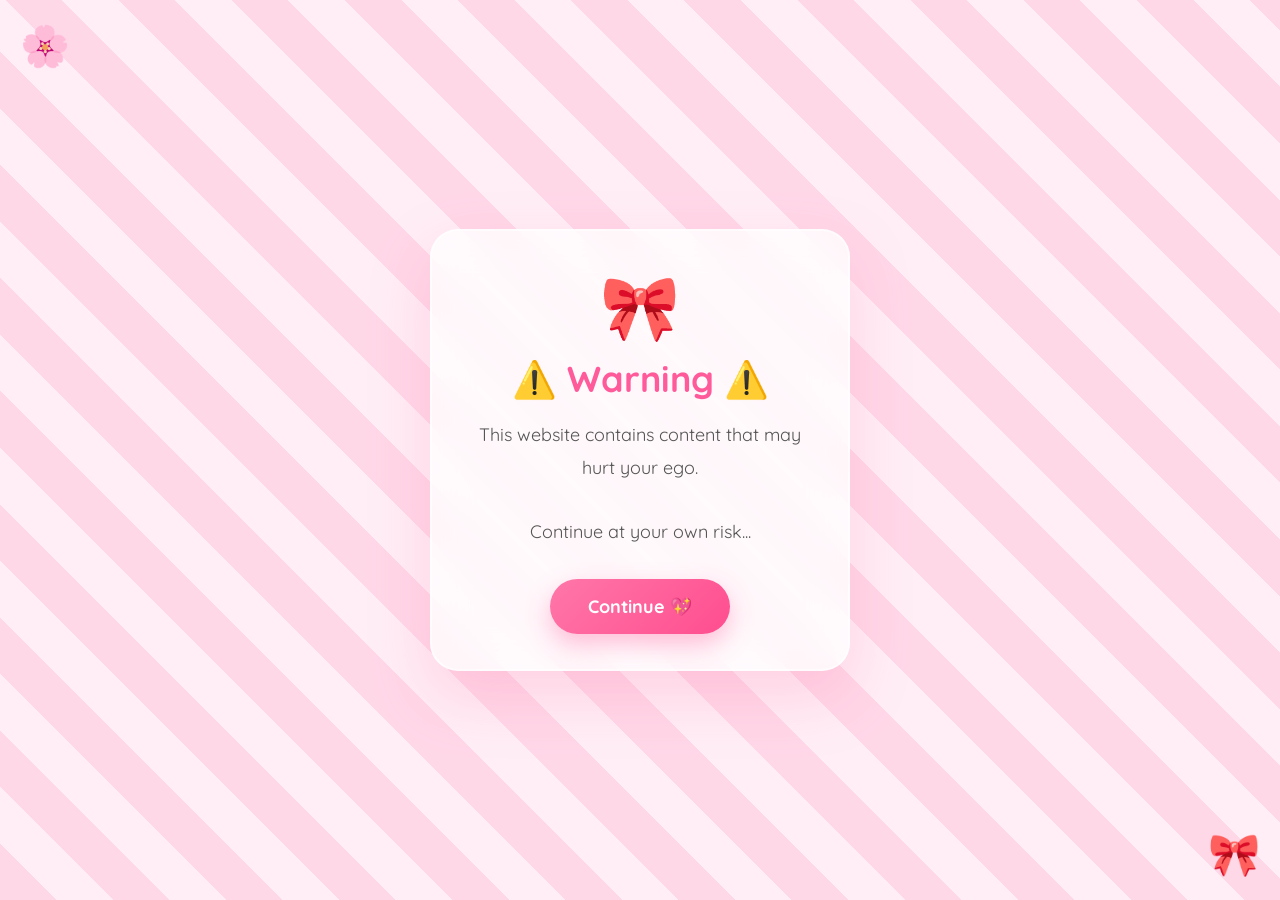
<file: index.html>
<!DOCTYPE html>
<html lang="en">
<head>
  <meta charset="UTF-8" />
  <meta name="viewport" content="width=device-width, initial-scale=1.0" />
  <title>For Neha 💌</title>

  <link rel="preconnect" href="https://fonts.googleapis.com">
  <link href="https://fonts.googleapis.com/css2?family=Quicksand:wght@500;700&display=swap" rel="stylesheet">

  <link rel="stylesheet" href="css/style.css">
</head>
<body>

<div class="bg"></div>

<div id="hearts"></div>

<div class="card">

    <div class="emoji">
        🎀
    </div>

    <h1>⚠️ Warning ⚠️</h1>

    <p>

        This website contains content that
        may hurt your ego.

        <br><br>

        Continue at your own risk...

    </p>

    <button id="startBtn">

        Continue 💖

    </button>

</div>

<script src="js/app.js"></script>

</body>
</html>
</file>
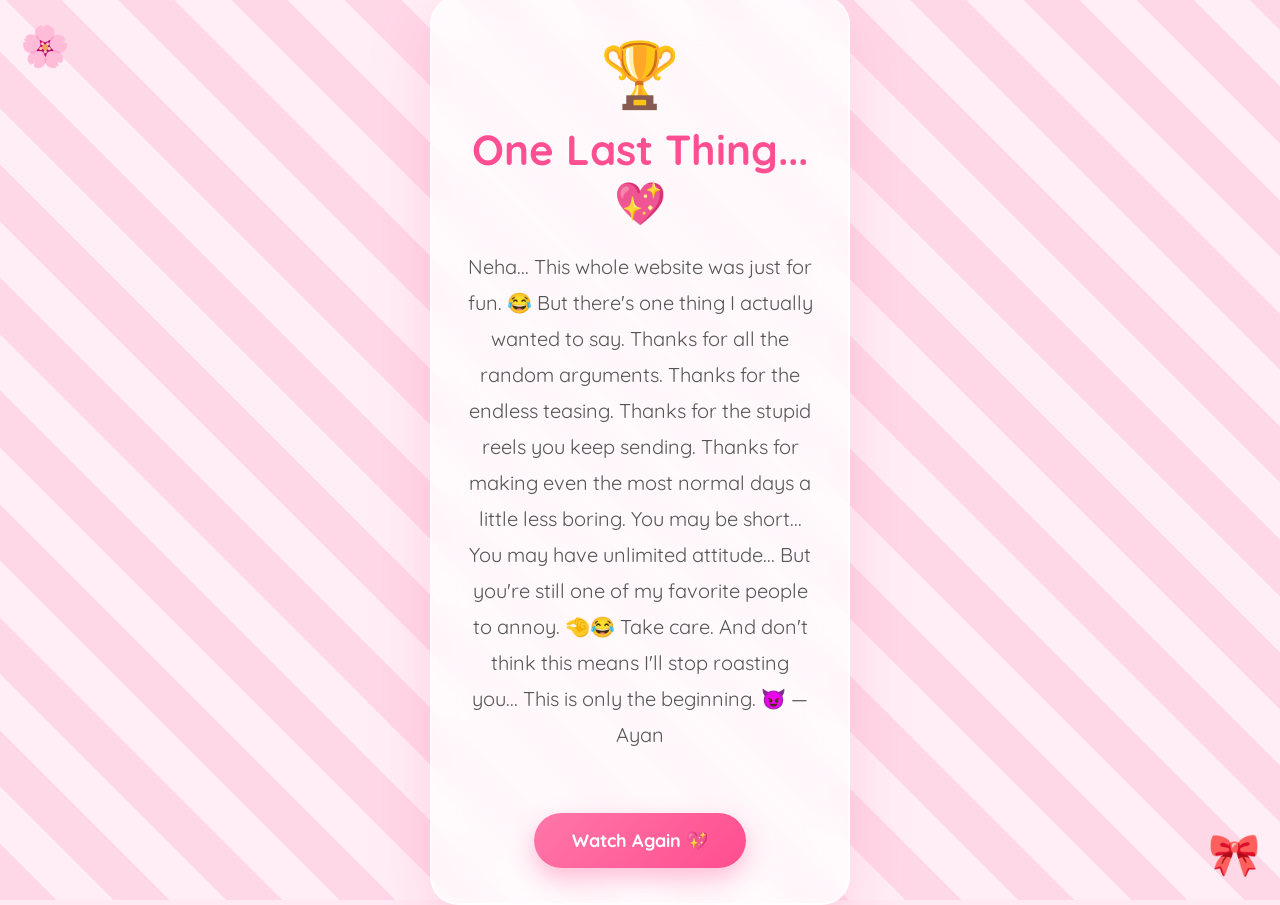
<file: ending.html>
<!DOCTYPE html>
<html lang="en">
<head>
<meta charset="UTF-8">
<meta name="viewport" content="width=device-width, initial-scale=1.0">

<title>Mission Complete 🎉</title>

<link rel="preconnect" href="https://fonts.googleapis.com">
<link href="https://fonts.googleapis.com/css2?family=Quicksand:wght@400;700&display=swap" rel="stylesheet">

<link rel="stylesheet" href="css/style.css">

<style>

body{
display:flex;
justify-content:center;
align-items:center;
height:100vh;
overflow:hidden;
}

.card{
max-width:520px;
}

h1{
font-size:42px;
color:#ff4f93;
margin-bottom:20px;
}

p{
font-size:20px;
line-height:1.8;
color:#555;
}

button{
margin-top:30px;
}

.confetti{
position:fixed;
top:-20px;
font-size:24px;
pointer-events:none;
animation:fall linear forwards;
}

@keyframes fall{

0%{
transform:translateY(-20px) rotate(0deg);
opacity:1;
}

100%{
transform:translateY(110vh) rotate(720deg);
opacity:0;
}

}

</style>

</head>

<body>

<div class="bg"></div>

<div id="hearts"></div>

<div class="card">

<div class="emoji">🏆</div>

<h1>One Last Thing... 💖</h1>

<p>

Neha...

This whole website was just for fun. 😂

But there's one thing I actually wanted to say.

Thanks for all the random arguments.

Thanks for the endless teasing.

Thanks for the stupid reels you keep sending.

Thanks for making even the most normal days a little less boring.

You may be short...

You may have unlimited attitude...

But you're still one of my favorite people to annoy. 🤏😂

Take care.

And don't think this means I'll stop roasting you...

This is only the beginning. 😈

— Ayan

</p>

<button onclick="restart()">

Watch Again 💖

</button>

</div>

<script>

// Restart
function restart(){

window.location.href="index.html";

}

// Hearts

const hearts=document.getElementById("hearts");

const emojis=["💖","💕","🌸","✨"];

function heart(){

const h=document.createElement("span");

h.className="heart";

h.innerHTML=emojis[Math.floor(Math.random()*emojis.length)];

h.style.left=Math.random()*100+"vw";

h.style.animationDuration=(4+Math.random()*4)+"s";

h.style.fontSize=(18+Math.random()*20)+"px";

hearts.appendChild(h);

setTimeout(()=>h.remove(),8000);

}

setInterval(heart,350);

// Confetti

const confettiEmoji=["🎉","✨","💖","🌸","🎀","🎊"];

function confetti(){

const c=document.createElement("span");

c.className="confetti";

c.innerHTML=confettiEmoji[Math.floor(Math.random()*confettiEmoji.length)];

c.style.left=Math.random()*100+"vw";

c.style.animationDuration=(3+Math.random()*3)+"s";

document.body.appendChild(c);

setTimeout(()=>c.remove(),6000);

}

setInterval(confetti,180);

</script>

</body>
</html>
</file>
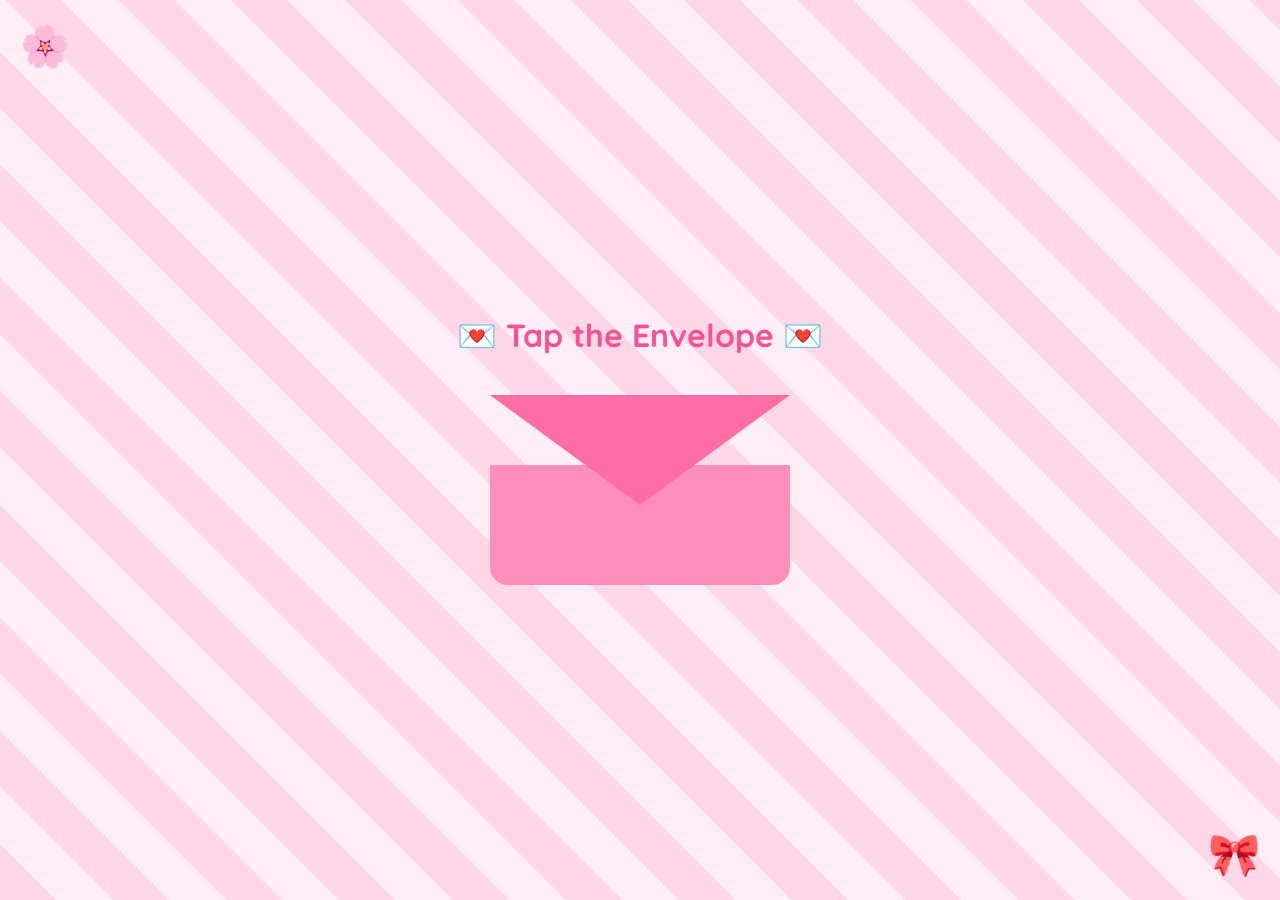
<file: envelope.html>
<!DOCTYPE html>
<html lang="en">
<head>
<meta charset="UTF-8">
<meta name="viewport" content="width=device-width, initial-scale=1.0">

<title>Open If You Dare 💌</title>

<link rel="preconnect" href="https://fonts.googleapis.com">
<link href="https://fonts.googleapis.com/css2?family=Quicksand:wght@400;600;700&display=swap" rel="stylesheet">

<link rel="stylesheet" href="css/style.css">

<style>

body{
display:flex;
justify-content:center;
align-items:center;
flex-direction:column;
overflow:hidden;
}

.title{
font-size:32px;
font-weight:700;
color:#ff4f93;
margin-bottom:40px;
text-align:center;
}

.envelope{

position:relative;
width:300px;
height:190px;
cursor:pointer;
transition:.5s;

}

.base{

position:absolute;
bottom:0;
width:100%;
height:120px;
background:#ff8fb8;
border-radius:0 0 18px 18px;
}

.flap{

position:absolute;
top:0;
width:100%;
height:110px;
background:#ff6da5;
clip-path:polygon(0 0,100% 0,50% 100%);
transform-origin:top;
transition:1s;
z-index:5;

}

.letter{
position:absolute;
left:20px;
top:100px;
width:260px;
height:150px;
background:white;
border-radius:12px;
padding:18px;
text-align:center;
box-shadow:0 10px 25px rgba(0,0,0,.15);

transform:translateY(90px);
opacity:0;

transition:all .8s ease;

z-index:1;
}

.letter h2{
color:#ff5b9b;
margin-bottom:12px;
}

.letter p{
font-size:16px;
line-height:1.6;
color:#555;
}

.open .flap{

transform:rotateX(180deg);

}

.open .letter{

transform:translateY(-90px);

opacity:1;

z-index:10;

}

.next{

margin-top:60px;
display:none;
padding:16px 40px;
border:none;
border-radius:50px;
background:#ff5b9b;
color:white;
font-size:18px;
cursor:pointer;

}

</style>

</head>

<body>

<div class="bg"></div>

<div id="hearts"></div>

<div class="title">

💌 Tap the Envelope 💌

</div>

<div class="envelope" id="env">

    <div class="flap"></div>

    <div class="base"></div>

    <div class="letter">

        <h2>Dear Neha 💌</h2>

        <p>

        Hey Neha...

        I really wanted to tell you something.

        I think today is finally the right time.

        I've wanted to say this for a while...

        So please read everything till the end.

        ❤️

        </p>

    </div>

</div>

</div>

</div>

<button class="next" id="nextBtn">

Continue ➜

</button>

<script>

const hearts=document.getElementById("hearts");

const emojis=["💖","💕","🌸","✨"];

function heart(){

const h=document.createElement("span");

h.className="heart";

h.innerHTML=emojis[Math.floor(Math.random()*emojis.length)];

h.style.left=Math.random()*100+"vw";

h.style.animationDuration=(4+Math.random()*4)+"s";

h.style.fontSize=(18+Math.random()*20)+"px";

hearts.appendChild(h);

setTimeout(()=>h.remove(),8000);

}

setInterval(heart,350);

const env=document.getElementById("env");
const next=document.getElementById("nextBtn");

env.onclick=()=>{

env.classList.add("open");

setTimeout(()=>{

next.style.display="block";

},1200);

};

next.onclick=()=>{

window.location.href="gallery.html";

};

</script>

</body>
</html>
</file>
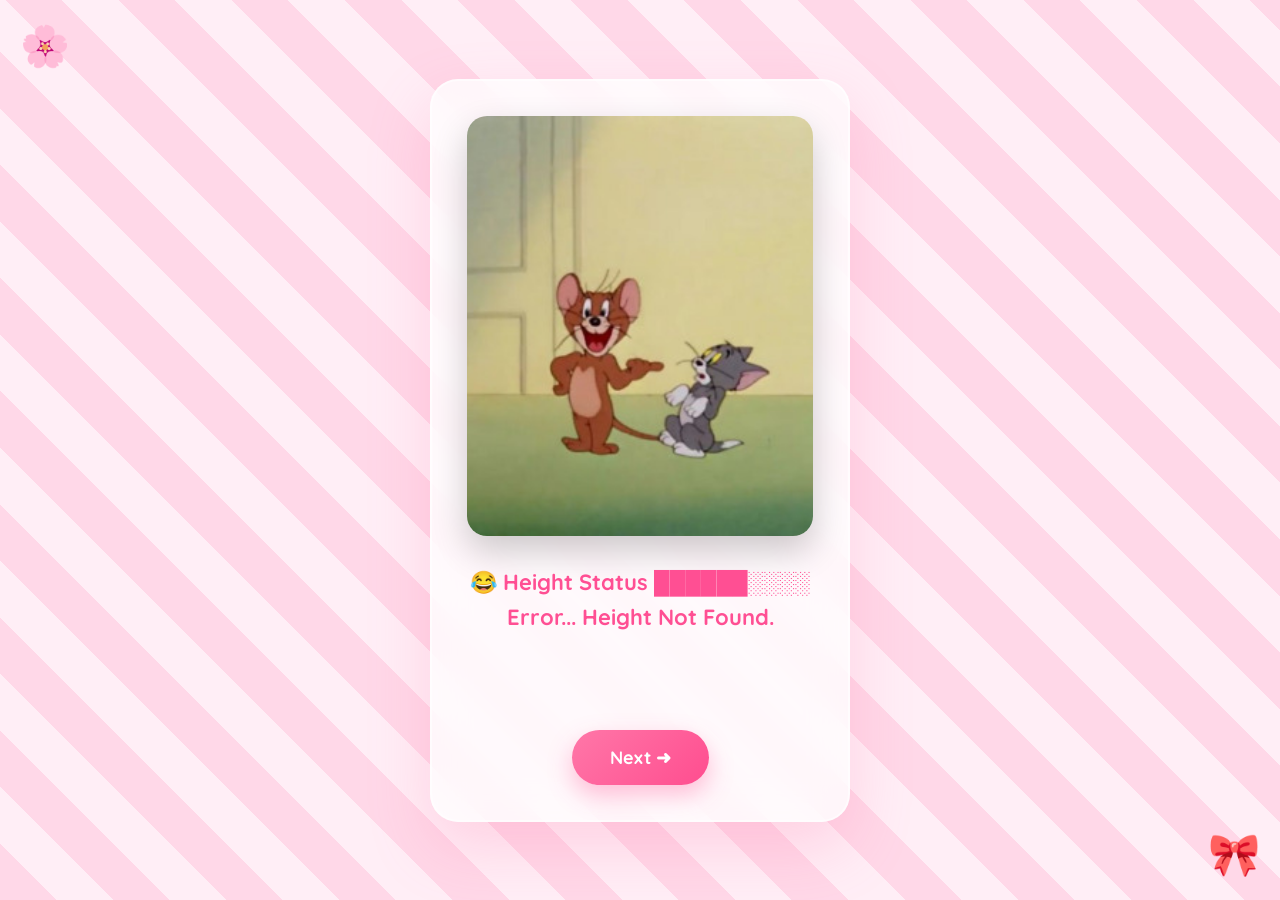
<file: gallery.html>
<!DOCTYPE html>
<html lang="en">
<head>

<meta charset="UTF-8">
<meta name="viewport" content="width=device-width, initial-scale=1.0">

<title>Neha Roast 😂</title>

<link rel="preconnect" href="https://fonts.googleapis.com">
<link href="https://fonts.googleapis.com/css2?family=Quicksand:wght@400;700&display=swap" rel="stylesheet">

<link rel="stylesheet" href="css/style.css">

<style>

body{
display:flex;
justify-content:center;
align-items:center;
height:100vh;
overflow:hidden;
}

.card{

max-width:430px;

}

img{

width:100%;
height:420px;

object-fit:cover;

border-radius:20px;

box-shadow:0 15px 35px rgba(0,0,0,.2);

margin-bottom:25px;

transition:.5s;

}

#message{

font-size:22px;

font-weight:bold;

line-height:1.6;

color:#ff4f93;

min-height:140px;

}

button{

margin-top:25px;

}

</style>

</head>

<body>

<div class="bg"></div>

<div id="hearts"></div>

<div class="card">

<img id="photo" src="images/neha1.jpg">

<div id="message">

Loading Roast...

</div>

<button id="next">

Next ➜

</button>

</div>

<script>

const photos=[

"images/neha1.jpg",
"images/neha2.jpg",
"images/neha3.jpg",
"images/neha4.jpg"

];

const roasts=[

`😂 Height Status

██████░░░░

Error...

Height Not Found.

`,

`📊 System Report

Height

█░░░░░░░░░

Attitude

██████████

`,

`Scientists finally discovered

where your height went...

It was converted

into confidence. 😌`,

`Okay...

Jokes aside. ❤️

This picture is actually cute.

(Don't get used to compliments. 😂)

Thanks for all the random arguments,

the teasing,

the reels,

and the memories.

Stay the same crazy person.

— Ayan 🤍`

];

let i=0;

const img=document.getElementById("photo");

const msg=document.getElementById("message");

document.getElementById("next").onclick=()=>{

i++;

if(i>=photos.length){

window.location.href="ending.html";

return;

}

img.style.opacity=0;

setTimeout(()=>{

img.src=photos[i];

msg.innerHTML=roasts[i];

img.style.opacity=1;

},300);

};

msg.innerHTML=roasts[0];


// Hearts

const hearts=document.getElementById("hearts");

const emojis=["💖","🌸","💕","✨"];

function heart(){

const h=document.createElement("span");

h.className="heart";

h.innerHTML=emojis[Math.floor(Math.random()*4)];

h.style.left=Math.random()*100+"vw";

h.style.animationDuration=(4+Math.random()*4)+"s";

h.style.fontSize=(18+Math.random()*20)+"px";

hearts.appendChild(h);

setTimeout(()=>h.remove(),8000);

}

setInterval(heart,350);

</script>

</body>

</html>
</file>
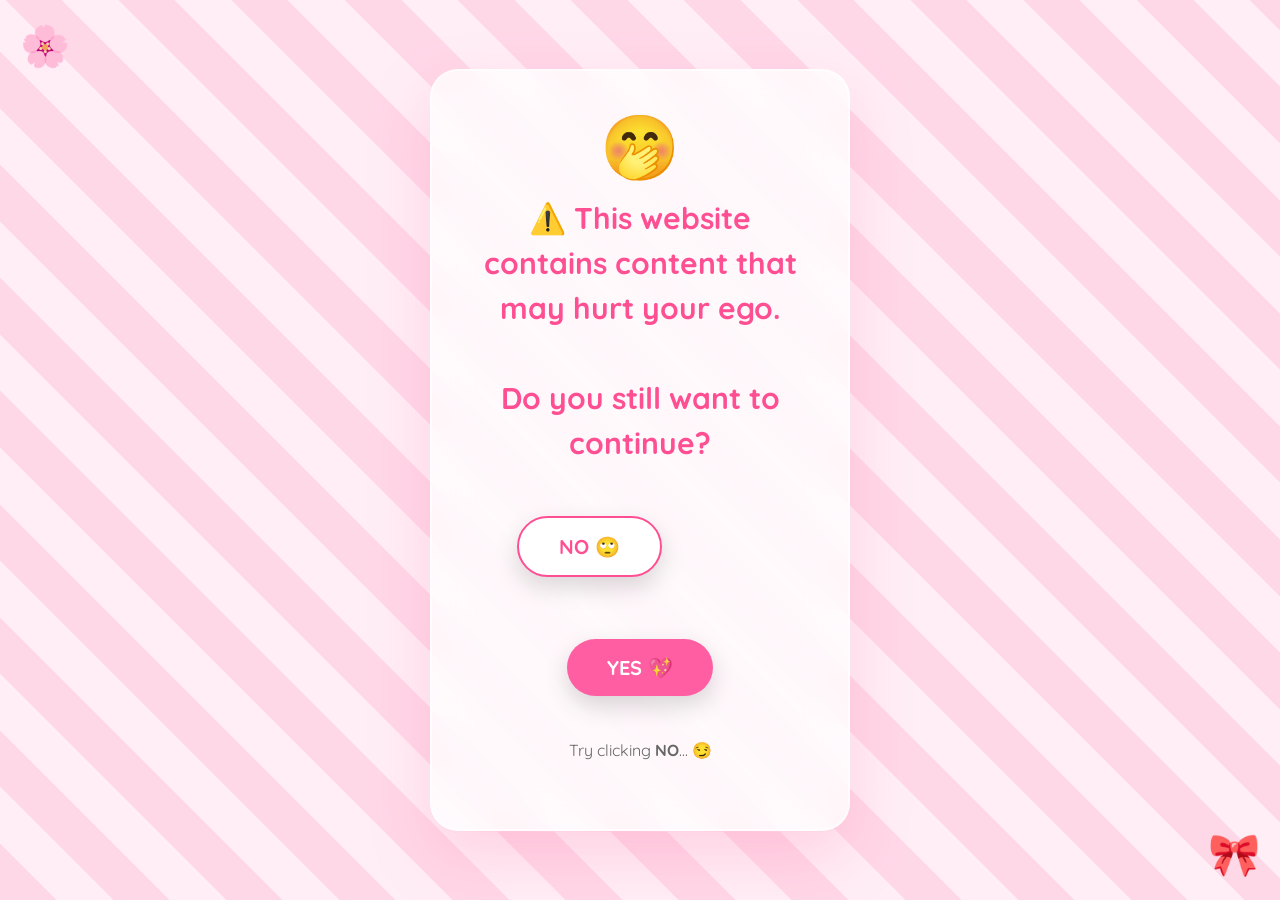
<file: question.html>
<!DOCTYPE html>
<html lang="en">
<head>

<meta charset="UTF-8">
<meta name="viewport" content="width=device-width, initial-scale=1.0">

<title>One Question 👀</title>

<link rel="preconnect" href="https://fonts.googleapis.com">
<link href="https://fonts.googleapis.com/css2?family=Quicksand:wght@400;600;700&display=swap" rel="stylesheet">

<link rel="stylesheet" href="css/style.css">

<style>

body{

overflow:hidden;

}

.card{

max-width:500px;

}

.question{

font-size:30px;

font-weight:700;

color:#ff4f93;

margin-bottom:25px;

line-height:1.5;

}

.buttons{

position:relative;

height:220px;

margin-top:30px;

}

.btn{

position:absolute;

padding:16px 40px;

border:none;

border-radius:50px;

font-size:20px;

font-weight:bold;

cursor:pointer;

transition:.25s;

box-shadow:0 10px 25px rgba(0,0,0,.15);

}

#yes{

left:50%;

transform:translateX(-50%);

bottom:20px;

background:#ff5fa2;

color:white;

}

#no{

left:50px;

top:20px;

background:white;

color:#ff4f93;

border:2px solid #ff4f93;

}

.tip{

margin-top:20px;

font-size:16px;

color:#666;

}

</style>

</head>

<body>

<div class="bg"></div>

<div id="hearts"></div>

<div class="card">

<div class="emoji">🤭</div>

<div class="question">

⚠️ This website contains content that may hurt your ego.

<br><br>

Do you still want to continue?

</div>

<div class="buttons">

<button id="yes" class="btn">
YES 💖
</button>

<button id="no" class="btn">
NO 🙄
</button>

</div>

<p class="tip">

Try clicking <b>NO</b>... 😏

</p>

</div>

<script src="js/question.js"></script>

</body>
</html>
</file>
<file: css/style.css>
/* ---------- GOOGLE FONT ---------- */
@import url('https://fonts.googleapis.com/css2?family=Quicksand:wght@400;600;700&display=swap');

*{
margin:0;
padding:0;
box-sizing:border-box;
font-family:'Quicksand',sans-serif;
}

body{

height:100vh;
overflow:hidden;
display:flex;
justify-content:center;
align-items:center;
background:#ffeaf4;
position:relative;

}

/* Background stripes */

.bg{

position:fixed;
inset:0;

background:
repeating-linear-gradient(
45deg,
#ffd8e8 0px,
#ffd8e8 40px,
#ffeef6 40px,
#ffeef6 80px
);

z-index:-3;

animation:bgMove 18s linear infinite;

}

@keyframes bgMove{

0%{
background-position:0 0;
}

100%{
background-position:300px 300px;
}

}

/* Floating hearts */

#hearts{

position:fixed;
inset:0;
pointer-events:none;
overflow:hidden;

}

.heart{

position:absolute;

font-size:24px;

animation:floatHeart linear forwards;

opacity:.8;

}

@keyframes floatHeart{

0%{

transform:translateY(110vh) scale(.4);

opacity:0;

}

15%{

opacity:1;

}

100%{

transform:translateY(-120px) scale(1.2) rotate(360deg);

opacity:0;

}

}

/* Card */

.card{

width:min(90%,420px);

background:rgba(255,255,255,.75);

backdrop-filter:blur(18px);

border-radius:28px;

padding:35px;

text-align:center;

box-shadow:
0 25px 60px rgba(255,122,170,.25);

border:2px solid rgba(255,255,255,.6);

animation:pop .8s ease;

}

@keyframes pop{

from{

opacity:0;

transform:translateY(30px) scale(.9);

}

to{

opacity:1;

transform:translateY(0) scale(1);

}

}

.emoji{

font-size:64px;

animation:bounce 2s infinite;

margin-bottom:10px;

}

@keyframes bounce{

0%,100%{

transform:translateY(0);

}

50%{

transform:translateY(-10px);

}

}

h1{

color:#ff5b9b;

font-size:36px;

margin-bottom:18px;

}

p{

font-size:18px;

line-height:1.8;

color:#555;

margin-bottom:30px;

}

button{

border:none;

outline:none;

padding:16px 38px;

border-radius:999px;

cursor:pointer;

font-size:18px;

font-weight:700;

background:linear-gradient(135deg,#ff77a8,#ff4d8f);

color:white;

transition:.3s;

box-shadow:0 10px 25px rgba(255,77,143,.35);

}

button:hover{

transform:translateY(-4px) scale(1.05);

}

button:active{

transform:scale(.96);

}

/* Cute corner decorations */

body::before{

content:"🌸";

position:absolute;

top:20px;

left:20px;

font-size:40px;

animation:spinSlow 10s linear infinite;

}

body::after{

content:"🎀";

position:absolute;

right:20px;

bottom:20px;

font-size:42px;

animation:spinSlow 10s linear infinite reverse;

}

@keyframes spinSlow{

from{

transform:rotate(0);

}

to{

transform:rotate(360deg);

}

}

@media(max-width:600px){

.card{

padding:28px;

}

h1{

font-size:30px;

}

p{

font-size:16px;

}

button{

width:100%;

}

}
</file>
